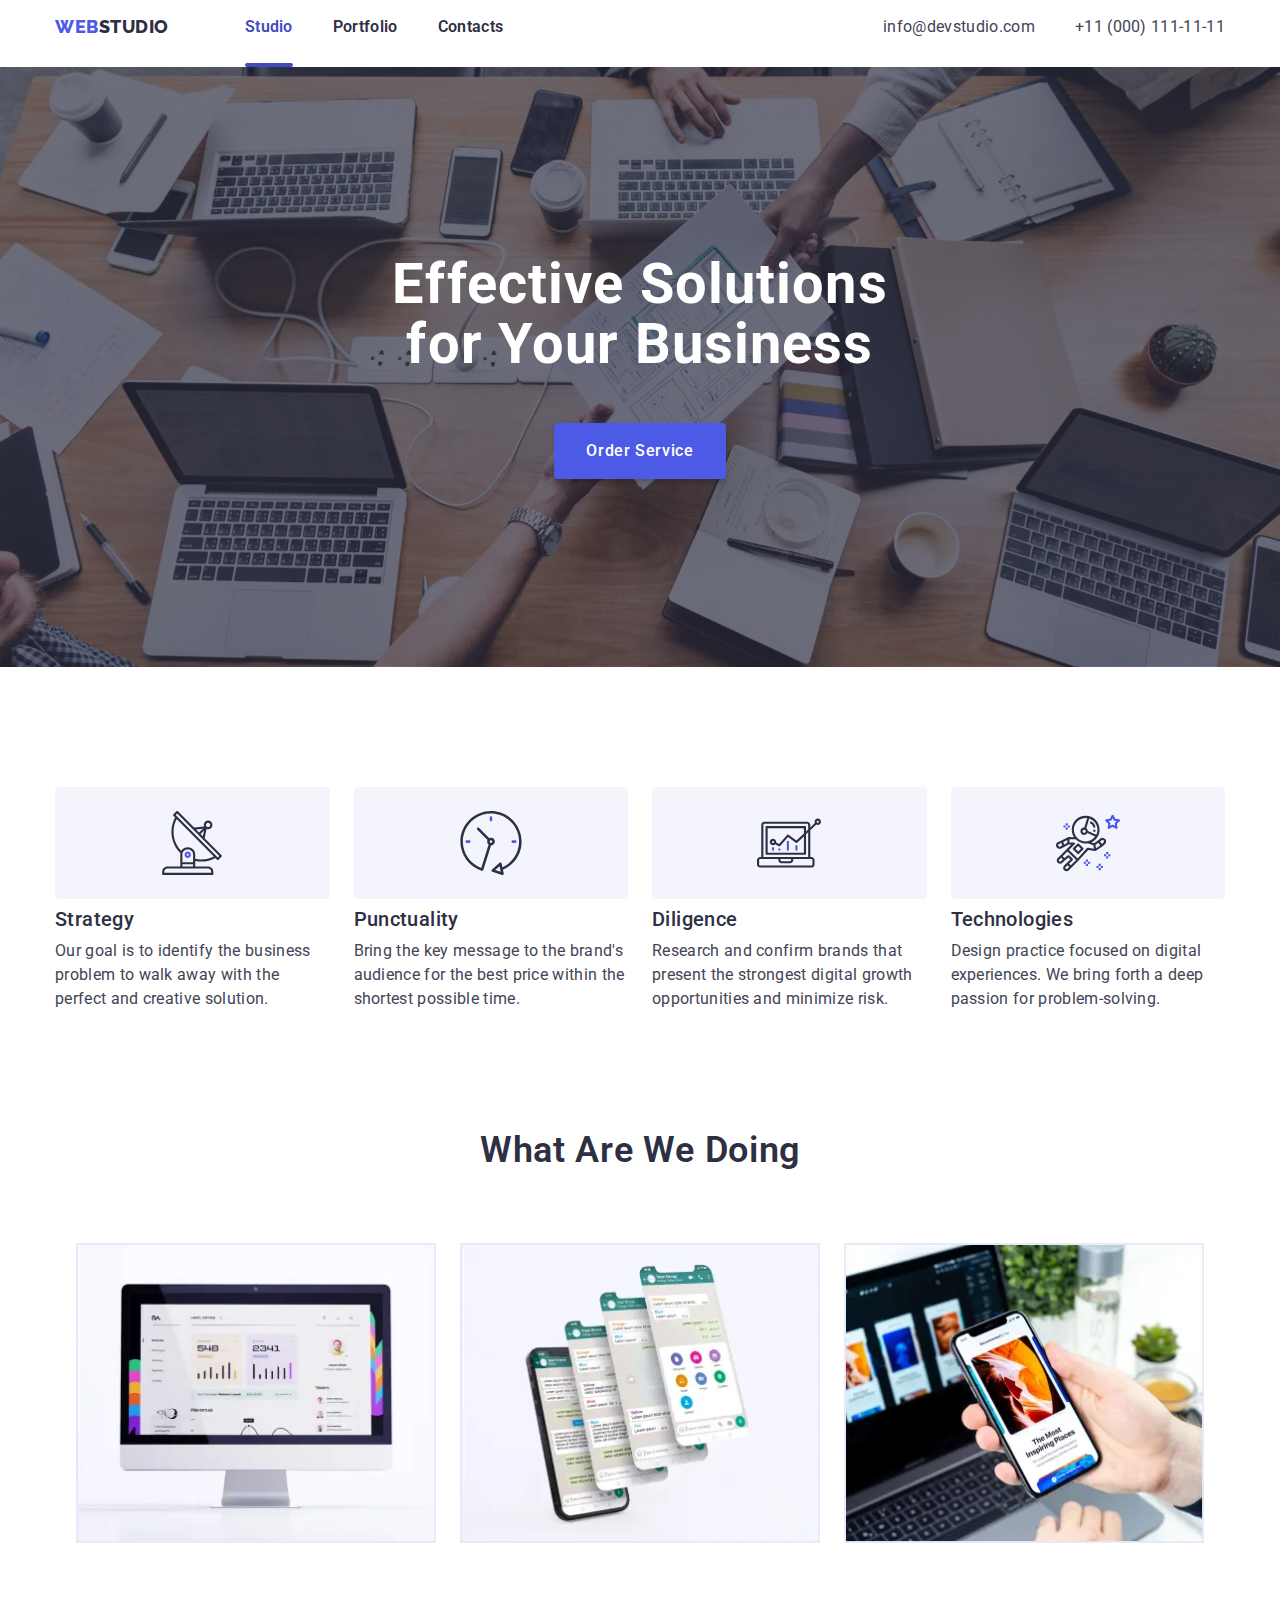
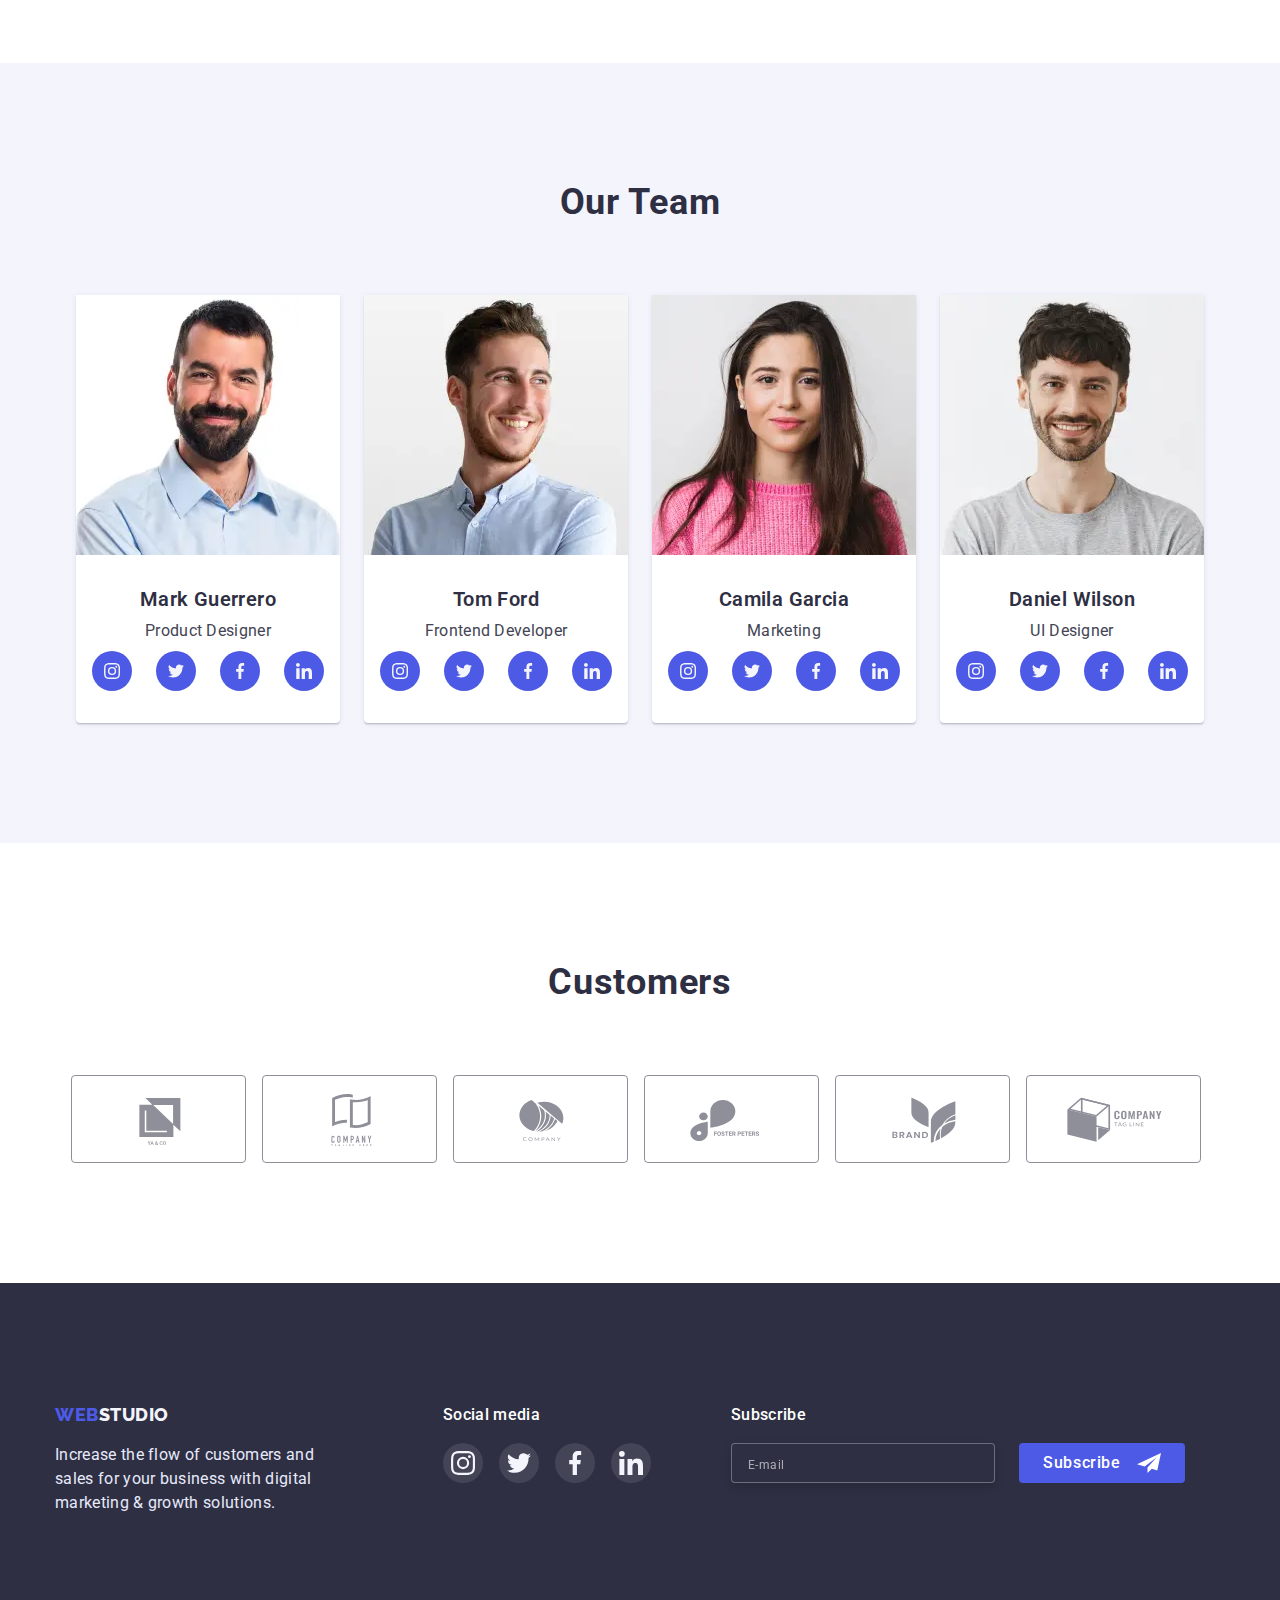
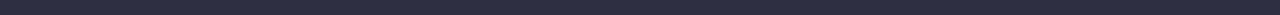
<file: index.html>
<!DOCTYPE html>
<html lang="en">
  <head>
    <meta charset="UTF-8" />
    <meta http-equiv="X-UA-Compatible" content="IE=edge" />
    <meta name="viewport" content="width=device-width, initial-scale=1.0" />
    <title>WebStudio</title>
    <link rel="preconnect" href="https://fonts.googleapis.com" />
    <link rel="preconnect" href="https://fonts.gstatic.com" crossorigin />
    <link
      href="https://fonts.googleapis.com/css2?family=Raleway:wght@700&family=Roboto:wght@400;500;700;900&display=swap"
      rel="stylesheet"
    />
    <link
      rel="stylesheet"
      href="https://cdnjs.cloudflare.com/ajax/libs/modern-normalize/1.0.0/modern-normalize.min.css"
    />
    <link rel="stylesheet" href="./css/styles.css" />
  </head>
  <body>
    <header class="header">
      <div class="container">
        <a href="./index.html" class="logo logo--margin">
          <span class="logo--blue">WEB</span>
          <span class="logo--black">STUDIO</span>
        </a>
        <nav class="header-nav">
          <ul class="header-nav-list">
            <li class="header-nav-item">
              <a href="./index.html" class="header-nav-link header-active-link">Studio</a>
            </li>
            <li class="header-nav-item">
              <a href="./portfolio.html" class="header-nav-link">Portfolio</a>
            </li>
            <li class="header-nav-item"><a href="" class="header-nav-link">Contacts</a></li>
          </ul>
        </nav>
        <ul class="header-contacts-list">
          <li class="header-contacts-item">
            <a href="mailto:info@devstudio.com" class="header-contacts-link">info@devstudio.com</a>
          </li>
          <li class="header-contacts-item">
            <a href="tel:+110001111111" class="header-contacts-link">+11 (000) 111-11-11</a>
          </li>
        </ul>
        <button type="button" class="menu-btn" data-menu-open>
          <svg class="menu-icon-open" width="40" height="40">
            <use href="./images/icons.svg#icon-menu-btn"></use>
          </svg>
        </button>
        <div class="menu is-hidden" data-menu>
          <div class="container">
            <button type="button" class="menu-btn-close" data-menu-close>
              <svg class="menu-close-icon" width="8" height="8">
                <use href="./images/icons.svg#icon-close-black"></use>
              </svg>
            </button>
            <div class="menu-top">
              <nav class="menu-nav">
                <ul class="menu-nav-list">
                  <li class="menu-nav-item">
                    <a href="./index.html" class="menu-nav-link menu-selected-page">Studio</a>
                  </li>
                  <li class="menu-nav-item">
                    <a href="./portfolio.html" class="menu-nav-link">Portfolio</a>
                  </li>
                  <li class="menu-nav-item">
                    <a href="" class="menu-nav-link">Contacts</a>
                  </li>
                </ul>
              </nav>
            </div>
            <div class="menu-bottom">
              <ul class="menu-contact-list">
                <li class="menu-contact-item tel">
                  <a href="tel:+110001111111" class="menu-contact-tel">+11 (000) 111-11-11</a>
                </li>
                <li class="menu-contact-item mail">
                  <a href="mailto:+380961111111" class="menu-contact-mail">info@devstudio.com</a>
                </li>
              </ul>
              <ul class="menu-icon-list">
                <li class="menu-icon-item">
                  <a href="https://www.instagram.com/" target="_blank" class="menu-icon-link">
                    <svg class="menu-icon" width="24px" height="24px">
                      <use href="./images/icons.svg#icon-instagram"></use>
                    </svg>
                  </a>
                </li>
                <li class="menu-icon-item">
                  <a href="https://twitter.com/" target="_blank" class="menu-icon-link">
                    <svg class="menu-icon" width="24px" height="24px">
                      <use href="./images/icons.svg#icon-twitter"></use>
                    </svg>
                  </a>
                </li>
                <li class="menu-icon-item">
                  <a href="https://www.facebook.com/" target="_blank" class="menu-icon-link">
                    <svg class="menu-icon" width="24px" height="24px">
                      <use href="./images/icons.svg#icon-facebook"></use>
                    </svg>
                  </a>
                </li>
                <li class="menu-icon-item">
                  <a href="https://www.linkedin.com/" target="_blank" class="menu-icon-link">
                    <svg class="menu-icon" width="24px" height="24px">
                      <use href="./images/icons.svg#icon-linkedin"></use>
                    </svg>
                  </a>
                </li>
              </ul>
            </div>
          </div>
        </div>
      </div>
    </header>
    <main class="main">
      <section class="hero section">
        <div class="container">
          <h1 class="hero-title">
            Effective Solutions <br />
            for Your Business
          </h1>
          <button type="button" class="hero-btn" data-modal-open>Order Service</button>
        </div>
      </section>
      <section class="quality section">
        <div class="container">
          <ul class="quality-list">
            <li class="quality-item">
              <div class="quality-icon-content">
                <svg class="quality-icon" width="64px" height="64px">
                  <use href="./images/icons.svg#icon-antenna"></use>
                </svg>
              </div>
              <h3 class="quality-title">Strategy</h3>
              <p class="quality-text">
                Our goal is to identify the business problem to walk away with the perfect and
                creative solution.
              </p>
            </li>
            <li class="quality-item">
              <div class="quality-icon-content">
                <svg class="quality-icon" width="64px" height="64px">
                  <use href="./images/icons.svg#icon-clock"></use>
                </svg>
              </div>
              <h3 class="quality-title">Punctuality</h3>
              <p class="quality-text">
                Bring the key message to the brand's audience for the best price within the shortest
                possible time.
              </p>
            </li>
            <li class="quality-item">
              <div class="quality-icon-content">
                <svg class="quality-icon" width="64px" height="64px">
                  <use href="./images/icons.svg#icon-diagram"></use>
                </svg>
              </div>
              <h3 class="quality-title">Diligence</h3>
              <p class="quality-text">
                Research and confirm brands that present the strongest digital growth opportunities
                and minimize risk.
              </p>
            </li>
            <li class="quality-item">
              <div class="quality-icon-content">
                <svg class="quality-icon" width="64px" height="64px">
                  <use href="./images/icons.svg#icon-astronaut"></use>
                </svg>
              </div>
              <h3 class="quality-title">Technologies</h3>
              <p class="quality-text">
                Design practice focused on digital experiences. We bring forth a deep passion for
                problem-solving.
              </p>
            </li>
          </ul>
        </div>
      </section>
      <section class="examples section">
        <div class="container">
          <h2 class="examples-title">What Are We Doing</h2>
          <ul class="examples-list">
            <li class="examples-item">
              <img
                srcset="./images/imgmac.webp 1x, ./images/imgmac@2x.webp 2x"
                src="./images/imgmac.webp"
                alt="Imac"
                width="360"
                class="examples-img"
              />
            </li>
            <li class="examples-item">
              <img
                srcset="./images/imgIphone.webp 1x, ./images/imgIphone@2x.webp 2x"
                src="./images/imgIphone.webp"
                alt="Iphone"
                width="360"
                class="examples-img"
              />
            </li>
            <li class="examples-item">
              <img
                srcset="./images/imgIphoneinhand.webp 1x, ./images/imgIphoneinhand@2x.webp 2x"
                src="./images/imgIphoneinhand.webp"
                alt="Iphone in hand"
                width="360"
                class="examples-img"
              />
            </li>
          </ul>
        </div>
      </section>
      <section class="team section">
        <div class="container">
          <h2 class="team-title">Our Team</h2>
          <ul class="team-list">
            <li class="team-item">
              <img
                srcset="./images/imgmark.webp 1x, ./images/imgmark@2x.webp 2x"
                src="./images/imgmark.webp"
                alt="Mark Guerrero"
                width="264"
                class="team-img"
              />
              <div class="team-cards-content">
                <h3 class="team-members">Mark Guerrero</h3>
                <p class="team-position">Product Designer</p>
                <ul class="team-cards-list">
                  <li class="team-cards-item">
                    <a href="https://www.instagram.com/" target="_blank" class="team-cards-link">
                      <svg class="team-cards-icon" width="16px" height="16px">
                        <use href="./images/icons.svg#icon-instagram"></use>
                      </svg>
                    </a>
                  </li>
                  <li class="team-cards-item">
                    <a href="https://twitter.com/" target="_blank" class="team-cards-link">
                      <svg class="team-cards-icon" width="16px" height="16px">
                        <use href="./images/icons.svg#icon-twitter"></use>
                      </svg>
                    </a>
                  </li>
                  <li class="team-cards-item">
                    <a href="https://www.facebook.com/" target="_blank" class="team-cards-link">
                      <svg class="team-cards-icon" width="16px" height="16px">
                        <use href="./images/icons.svg#icon-facebook"></use>
                      </svg>
                    </a>
                  </li>
                  <li class="team-cards-item">
                    <a href="https://www.linkedin.com/" target="_blank" class="team-cards-link">
                      <svg class="team-cards-icon" width="16px" height="16px">
                        <use href="./images/icons.svg#icon-linkedin"></use>
                      </svg>
                    </a>
                  </li>
                </ul>
              </div>
            </li>
            <li class="team-item">
              <img
                srcset="./images/imgtom.webp 1x, ./images/imgtom@2x.webp 2x"
                src="./images/imgtom.webp"
                alt="Tom Ford"
                width="264"
                class="team-img"
              />
              <div class="team-cards-content">
                <h3 class="team-members">Tom Ford</h3>
                <p class="team-position">Frontend Developer</p>
                <ul class="team-cards-list">
                  <li class="team-cards-item">
                    <a href="https://www.instagram.com/" target="_blank" class="team-cards-link">
                      <svg class="team-cards-icon" width="16px" height="16px">
                        <use href="./images/icons.svg#icon-instagram"></use>
                      </svg>
                    </a>
                  </li>
                  <li class="team-cards-item">
                    <a href="https://twitter.com/" target="_blank" class="team-cards-link">
                      <svg class="team-cards-icon" width="16px" height="16px">
                        <use href="./images/icons.svg#icon-twitter"></use>
                      </svg>
                    </a>
                  </li>
                  <li class="team-cards-item">
                    <a href="https://www.facebook.com/" target="_blank" class="team-cards-link">
                      <svg class="team-cards-icon" width="16px" height="16px">
                        <use href="./images/icons.svg#icon-facebook"></use>
                      </svg>
                    </a>
                  </li>
                  <li class="team-cards-item">
                    <a href="https://www.linkedin.com/" target="_blank" class="team-cards-link">
                      <svg class="team-cards-icon" width="16px" height="16px">
                        <use href="./images/icons.svg#icon-linkedin"></use>
                      </svg>
                    </a>
                  </li>
                </ul>
              </div>
            </li>
            <li class="team-item">
              <img
                srcset="./images/imgcamila.webp 1x, ./images/imgcamila@2x.webp 2x"
                src="./images/imgcamila.webp"
                alt="Camila Garcia"
                width="264"
                class="team-img"
              />
              <div class="team-cards-content">
                <h3 class="team-members">Camila Garcia</h3>
                <p class="team-position">Marketing</p>
                <ul class="team-cards-list">
                  <li class="team-cards-item">
                    <a href="https://www.instagram.com/" target="_blank" class="team-cards-link">
                      <svg class="team-cards-icon" width="16px" height="16px">
                        <use href="./images/icons.svg#icon-instagram"></use>
                      </svg>
                    </a>
                  </li>
                  <li class="team-cards-item">
                    <a href="https://twitter.com/" target="_blank" class="team-cards-link">
                      <svg class="team-cards-icon" width="16px" height="16px">
                        <use href="./images/icons.svg#icon-twitter"></use>
                      </svg>
                    </a>
                  </li>
                  <li class="team-cards-item">
                    <a href="https://www.facebook.com/" target="_blank" class="team-cards-link">
                      <svg class="team-cards-icon" width="16px" height="16px">
                        <use href="./images/icons.svg#icon-facebook"></use>
                      </svg>
                    </a>
                  </li>
                  <li class="team-cards-item">
                    <a href="https://www.linkedin.com/" target="_blank" class="team-cards-link">
                      <svg class="team-cards-icon" width="16px" height="16px">
                        <use href="./images/icons.svg#icon-linkedin"></use>
                      </svg>
                    </a>
                  </li>
                </ul>
              </div>
            </li>
            <li class="team-item">
              <img
                srcset="./images/imgdaniel.webp 1x, ./images/imgdaniel@2x.webp 2x"
                src="./images/imgdaniel.webp"
                alt="Daniel Wilson"
                width="264"
                class="team-img"
              />
              <div class="team-cards-content">
                <h3 class="team-members">Daniel Wilson</h3>
                <p class="team-position">UI Designer</p>
                <ul class="team-cards-list">
                  <li class="team-cards-item">
                    <a href="https://www.instagram.com/" target="_blank" class="team-cards-link">
                      <svg class="team-cards-icon" width="16px" height="16px">
                        <use href="./images/icons.svg#icon-instagram"></use>
                      </svg>
                    </a>
                  </li>
                  <li class="team-cards-item">
                    <a href="https://twitter.com/" target="_blank" class="team-cards-link">
                      <svg class="team-cards-icon" width="16px" height="16px">
                        <use href="./images/icons.svg#icon-twitter"></use>
                      </svg>
                    </a>
                  </li>
                  <li class="team-cards-item">
                    <a href="https://www.facebook.com/" target="_blank" class="team-cards-link">
                      <svg class="team-cards-icon" width="16px" height="16px">
                        <use href="./images/icons.svg#icon-facebook"></use>
                      </svg>
                    </a>
                  </li>
                  <li class="team-cards-item">
                    <a href="https://www.linkedin.com/" target="_blank" class="team-cards-link">
                      <svg class="team-cards-icon" width="16px" height="16px">
                        <use href="./images/icons.svg#icon-linkedin"></use>
                      </svg>
                    </a>
                  </li>
                </ul>
              </div>
            </li>
          </ul>
        </div>
      </section>
      <section class="customers section">
        <div class="container">
          <h2 class="customers-title">Customers</h2>
          <ul class="customers-list">
            <li class="customers-item">
              <a href="" class="customers-link">
                <svg class="customers-icon" width="104px" height="56px">
                  <use href="./images/icons.svg#icon-yago"></use>
                </svg>
              </a>
            </li>
            <li class="customers-item">
              <a href="" class="customers-link">
                <svg class="customers-icon" width="104px" height="56px">
                  <use href="./images/icons.svg#icon-taglinehere"></use>
                </svg>
              </a>
            </li>
            <li class="customers-item">
              <a href="" class="customers-link">
                <svg class="customers-icon" width="104px" height="56px">
                  <use href="./images/icons.svg#icon-company"></use>
                </svg>
              </a>
            </li>
            <li class="customers-item">
              <a href="" class="customers-link">
                <svg class="customers-icon" width="104px" height="56px">
                  <use href="./images/icons.svg#icon-fosterpeters"></use>
                </svg>
              </a>
            </li>
            <li class="customers-item">
              <a href="" class="customers-link">
                <svg class="customers-icon" width="104px" height="56px">
                  <use href="./images/icons.svg#icon-brand"></use>
                </svg>
              </a>
            </li>
            <li class="customers-item">
              <a href="" class="customers-link">
                <svg class="customers-icon" width="104px" height="56px">
                  <use href="./images/icons.svg#icon-taglinecompany"></use>
                </svg>
              </a>
            </li>
          </ul>
        </div>
      </section>
    </main>
    <footer class="footer">
      <div class="container">
        <div class="footer-logo-content">
          <a href="./index.html" class="logo">
            <span class="logo--blue">WEB</span>
            <span class="logo--white">STUDIO</span>
          </a>
          <p class="footer-logo-text">
            Increase the flow of customers and sales for your business with digital marketing &
            growth solutions.
          </p>
        </div>
        <div class="footer-icon-content">
          <h2 class="footer-icon-title">Social media</h2>
          <ul class="footer-icon-list">
            <li class="footer-icon-item">
              <a href="https://www.instagram.com/" target="_blank" class="footer-icon-link">
                <svg class="footer-icon" width="24px" height="24px">
                  <use href="./images/icons.svg#icon-instagram"></use>
                </svg>
              </a>
            </li>
            <li class="footer-icon-item">
              <a href="https://twitter.com/" target="_blank" class="footer-icon-link">
                <svg class="footer-icon" width="24px" height="24px">
                  <use href="./images/icons.svg#icon-twitter"></use>
                </svg>
              </a>
            </li>
            <li class="footer-icon-item">
              <a href="https://www.facebook.com/" target="_blank" class="footer-icon-link">
                <svg class="footer-icon" width="24px" height="24px">
                  <use href="./images/icons.svg#icon-facebook"></use>
                </svg>
              </a>
            </li>
            <li class="footer-icon-item">
              <a href="https://www.linkedin.com/" target="_blank" class="footer-icon-link">
                <svg class="footer-icon" width="24px" height="24px">
                  <use href="./images/icons.svg#icon-linkedin"></use>
                </svg>
              </a>
            </li>
          </ul>
        </div>
        <div class="footer-form-content">
          <h2 class="footer-form-title">Subscribe</h2>
          <form class="footer-form" autocomplete="off">
            <input
              type="email"
              name="email"
              placeholder="E-mail"
              class="footer-form-field"
              required
            />
            <button type="submit" class="footer-form-btn">
              Subscribe
              <svg class="footer-form-icon" width="24px" height="24px">
                <use href="./images/icons.svg#icon-send"></use>
              </svg>
            </button>
          </form>
        </div>
      </div>
    </footer>
    <div class="backdrop is-hidden" data-modal>
      <div class="modal">
        <button class="modal-close-btn" data-modal-close>
          <svg class="modal-close-icon" width="8px" height="8px">
            <use href="./images/icons.svg#icon-close-black"></use>
          </svg>
        </button>
        <h2 class="modal-title">Leave your contacts and we will call you back</h2>
        <form class="modal-form" autocomplete="off">
          <div class="modal-form-field">
            <label class="form-label" for="name">Name</label>
            <div class="input-wrap">
              <input class="form-input" type="text" name="name" id="name" required />
              <svg class="form-icon" width="18px" height="18px">
                <use href="./images/icons.svg#icon-person"></use>
              </svg>
            </div>
          </div>
          <div class="modal-form-field">
            <label class="form-label" for="phone">Phone</label>
            <div class="input-wrap">
              <input class="form-input" type="tel" name="phone" id="phone" required />
              <svg class="form-icon" width="18px" height="24px">
                <use href="./images/icons.svg#icon-phone"></use>
              </svg>
            </div>
          </div>
          <div class="modal-form-field">
            <label class="form-label" for="email">Email</label>
            <div class="input-wrap">
              <input class="form-input" type="email" name="email" id="email" required />
              <svg class="form-icon" width="18px" height="24px">
                <use href="./images/icons.svg#icon-email"></use>
              </svg>
            </div>
          </div>
          <div class="modal-form-field">
            <label class="form-label" for="comment">Comment</label>
            <textarea
              class="form-textarea"
              name="comment"
              id="comment"
              placeholder="Text input"
            ></textarea>
          </div>
          <div class="modal-form-field privacy">
            <label class="form-label" for="accept">
              <input class="form-checkbox" type="checkbox" name="accept" id="accept" required />
              <span class="checkbox-icon"></span>
              I accept the terms and conditions of the&nbsp;
              <a href="" class="modal-form-privacy">Privacy Policy</a>
            </label>
          </div>
          <button type="submit" class="modal-form-btn">Send</button>
        </form>
      </div>
    </div>
    <script src="./js/modal.js"></script>
    <script src="./js/mobile-menu.js"></script>
  </body>
</html>
</file>
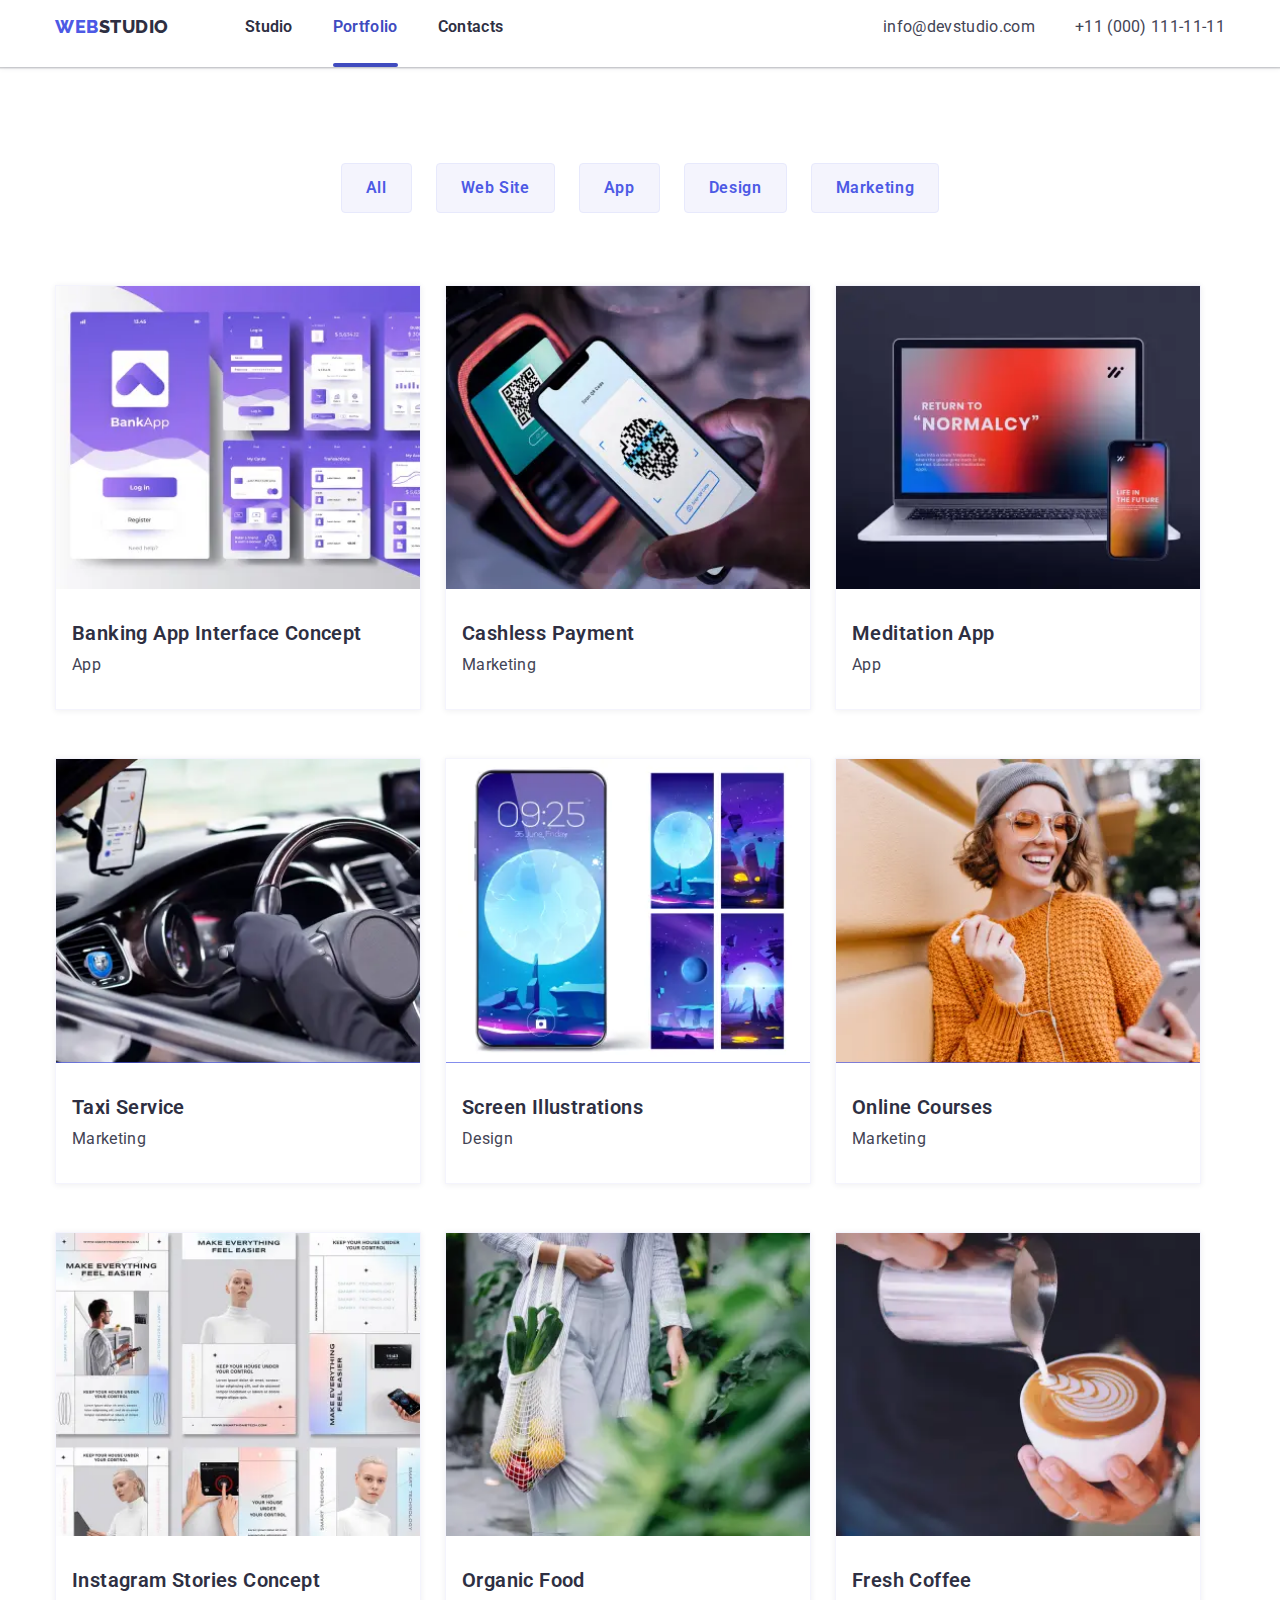
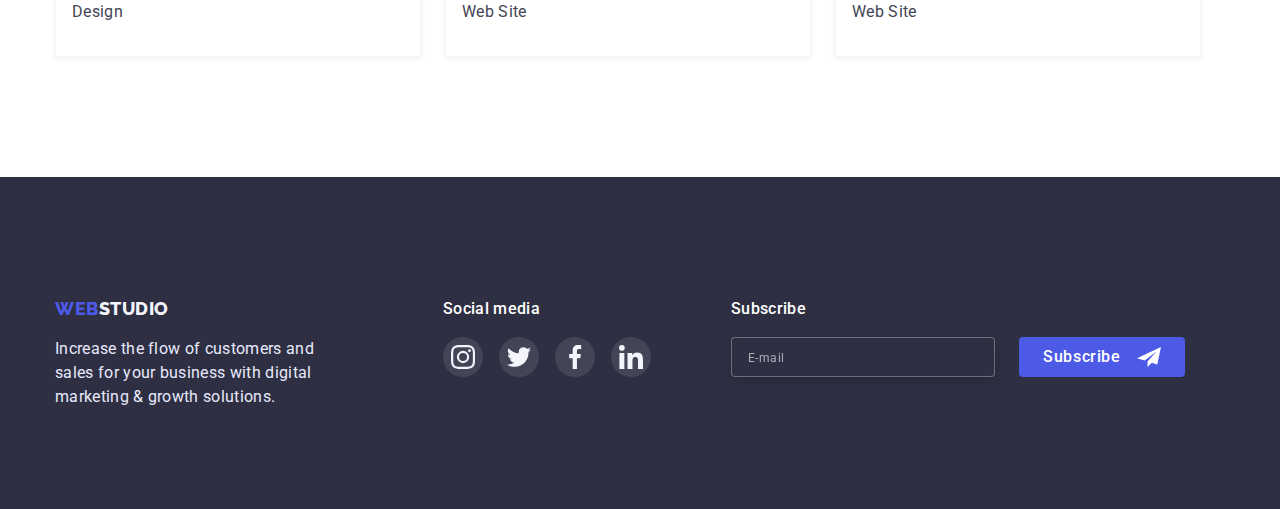
<file: portfolio.html>
<!DOCTYPE html>
<html lang="en">
  <head>
    <meta charset="UTF-8" />
    <meta http-equiv="X-UA-Compatible" content="IE=edge" />
    <meta name="viewport" content="width=device-width, initial-scale=1.0" />
    <title>Portfolio</title>
    <link rel="preconnect" href="https://fonts.googleapis.com" />
    <link rel="preconnect" href="https://fonts.gstatic.com" crossorigin />
    <link
      href="https://fonts.googleapis.com/css2?family=Raleway:wght@700&family=Roboto:wght@400;500;700;900&display=swap"
      rel="stylesheet"
    />
    <link
      rel="stylesheet"
      href="https://cdnjs.cloudflare.com/ajax/libs/modern-normalize/1.0.0/modern-normalize.min.css"
    />
    <link rel="stylesheet" href="./css/styles.css" />
  </head>
  <body>
    <header class="header">
      <div class="container">
        <a href="./index.html" class="logo logo--margin">
          <span class="logo--blue">WEB</span>
          <span class="logo--black">STUDIO</span>
        </a>
        <nav class="header-nav">
          <ul class="header-nav-list">
            <li class="header-nav-item">
              <a href="./index.html" class="header-nav-link">Studio</a>
            </li>
            <li class="header-nav-item">
              <a href="./portfolio.html" class="header-nav-link header-active-link">Portfolio</a>
            </li>
            <li class="header-nav-item"><a href="" class="header-nav-link">Contacts</a></li>
          </ul>
        </nav>
        <ul class="header-contacts-list">
          <li class="header-contacts-item">
            <a href="mailto:info@devstudio.com" class="header-contacts-link">info@devstudio.com</a>
          </li>
          <li class="header-contacts-item">
            <a href="tel:+110001111111" class="header-contacts-link">+11 (000) 111-11-11</a>
          </li>
        </ul>
        <button type="button" class="menu-btn" data-menu-open>
          <svg class="menu-icon-open" width="40" height="40">
            <use href="./images/icons.svg#icon-menu-btn"></use>
          </svg>
        </button>
        <div class="menu is-hidden" data-menu>
          <div class="container">
            <button type="button" class="menu-btn-close" data-menu-close>
              <svg class="menu-close-icon" width="8" height="8">
                <use href="./images/icons.svg#icon-close-black"></use>
              </svg>
            </button>
            <div class="menu-top">
              <nav class="menu-nav">
                <ul class="menu-nav-list">
                  <li class="menu-nav-item">
                    <a href="./index.html" class="menu-nav-link">Studio</a>
                  </li>
                  <li class="menu-nav-item">
                    <a href="./portfolio.html" class="menu-nav-link menu-selected-page"
                      >Portfolio</a
                    >
                  </li>
                  <li class="menu-nav-item">
                    <a href="" class="menu-nav-link">Contacts</a>
                  </li>
                </ul>
              </nav>
            </div>
            <div class="menu-bottom">
              <ul class="menu-contact-list">
                <li class="menu-contact-item tel">
                  <a href="tel:+110001111111" class="menu-contact-tel">+11 (000) 111-11-11</a>
                </li>
                <li class="menu-contact-item mail">
                  <a href="mailto:+380961111111" class="menu-contact-mail">info@devstudio.com</a>
                </li>
              </ul>
              <ul class="menu-icon-list">
                <li class="menu-icon-item">
                  <a href="https://www.instagram.com/" target="_blank" class="menu-icon-link">
                    <svg class="menu-icon" width="24px" height="24px">
                      <use href="./images/icons.svg#icon-instagram"></use>
                    </svg>
                  </a>
                </li>
                <li class="menu-icon-item">
                  <a href="https://twitter.com/" target="_blank" class="menu-icon-link">
                    <svg class="menu-icon" width="24px" height="24px">
                      <use href="./images/icons.svg#icon-twitter"></use>
                    </svg>
                  </a>
                </li>
                <li class="menu-icon-item">
                  <a href="https://www.facebook.com/" target="_blank" class="menu-icon-link">
                    <svg class="menu-icon" width="24px" height="24px">
                      <use href="./images/icons.svg#icon-facebook"></use>
                    </svg>
                  </a>
                </li>
                <li class="menu-icon-item">
                  <a href="https://www.linkedin.com/" target="_blank" class="menu-icon-link">
                    <svg class="menu-icon" width="24px" height="24px">
                      <use href="./images/icons.svg#icon-linkedin"></use>
                    </svg>
                  </a>
                </li>
              </ul>
            </div>
          </div>
        </div>
      </div>
    </header>
    <main class="main">
      <section class="portfolio section">
        <div class="container">
          <h1 class="visually-hidden">Filter menu and cards</h1>
          <ul class="portfolio-filters-list">
            <li class="portfolio-filter-item">
              <button type="button" class="portfolio-btn">All</button>
            </li>
            <li class="portfolio-filter-item">
              <button type="button" class="portfolio-btn">Web Site</button>
            </li>
            <li class="portfolio-filter-item">
              <button type="button" class="portfolio-btn">App</button>
            </li>
            <li class="portfolio-filter-item">
              <button type="button" class="portfolio-btn">Design</button>
            </li>
            <li class="portfolio-filter-item">
              <button type="button" class="portfolio-btn">Marketing</button>
            </li>
          </ul>
          <ul class="portfolio-products-list">
            <li class="portfolio-products-item">
              <a href="" class="portfolio-products-link"
                ><div class="cards-animation">
                  <img
                    srcset="./images/imgbankapp.webp 1x, ./images/imgbankapp@2x.webp 2x"
                    src="./images/imgbankapp.webp"
                    alt="BankApp"
                    width="360"
                    class="portfolio-img"
                  />
                  <p class="cards-animation-text">
                    14 Stylish and User-Friendly App Design Concepts · Task Manager App · Calorie
                    Tracker App · Exotic Fruit Ecommerce App · Cloud Storage App
                  </p>
                </div>
                <div class="cards-item">
                  <h3 class="portfolio-products-title">Banking App Interface Concept</h3>
                  <p class="portfolio-products-text">App</p>
                </div>
              </a>
            </li>
            <li class="portfolio-products-item">
              <a href="" class="portfolio-products-link">
                <div class="cards-animation">
                  <img
                    srcset="./images/imgphone.webp 1x, ./images/imgphone@2x.webp 2x"
                    src="./images/imgphone.webp"
                    alt="CashlessPayment"
                    width="360"
                    class="portfolio-img"
                  />
                  <p class="cards-animation-text">
                    14 Stylish and User-Friendly App Design Concepts · Task Manager App · Calorie
                    Tracker App · Exotic Fruit Ecommerce App · Cloud Storage App
                  </p>
                </div>
                <div class="cards-item">
                  <h3 class="portfolio-products-title">Cashless Payment</h3>
                  <p class="portfolio-products-text">Marketing</p>
                </div>
              </a>
            </li>
            <li class="portfolio-products-item">
              <a href="" class="portfolio-products-link">
                <div class="cards-animation">
                  <img
                    srcset="./images/imgmacbook.webp 1x, ./images/imgmacbook@2x.webp 2x"
                    src="./images/imgmacbook.webp"
                    alt="Meditation App"
                    width="360"
                    class="portfolio-img"
                  />
                  <p class="cards-animation-text">
                    14 Stylish and User-Friendly App Design Concepts · Task Manager App · Calorie
                    Tracker App · Exotic Fruit Ecommerce App · Cloud Storage App
                  </p>
                </div>
                <div class="cards-item">
                  <h3 class="portfolio-products-title">Meditation App</h3>
                  <p class="portfolio-products-text">App</p>
                </div>
              </a>
            </li>
            <li class="portfolio-products-item">
              <a href="" class="portfolio-products-link">
                <div class="cards-animation">
                  <img
                    srcset="./images/imgcar.webp 1x, ./images/imgcar@2x.webp 2x"
                    src="./images/imgcar.webp"
                    alt="Taxi Service"
                    width="360"
                    class="portfolio-img"
                  />
                  <p class="cards-animation-text">
                    14 Stylish and User-Friendly App Design Concepts · Task Manager App · Calorie
                    Tracker App · Exotic Fruit Ecommerce App · Cloud Storage App
                  </p>
                </div>
                <div class="cards-item">
                  <h3 class="portfolio-products-title">Taxi Service</h3>
                  <p class="portfolio-products-text">Marketing</p>
                </div>
              </a>
            </li>
            <li class="portfolio-products-item">
              <a href="" class="portfolio-products-link">
                <div class="cards-animation">
                  <img
                    srcset="./images/imgphonescreen.webp 1x, ./images/imgphonescreen@2x.webp 2x"
                    src="./images/imgphonescreen.webp"
                    alt="Screen Illustrations"
                    width="360"
                    class="portfolio-img"
                  />
                  <p class="cards-animation-text">
                    14 Stylish and User-Friendly App Design Concepts · Task Manager App · Calorie
                    Tracker App · Exotic Fruit Ecommerce App · Cloud Storage App
                  </p>
                </div>
                <div class="cards-item">
                  <h3 class="portfolio-products-title">Screen Illustrations</h3>
                  <p class="portfolio-products-text">Design</p>
                </div>
              </a>
            </li>
            <li class="portfolio-products-item">
              <a href="" class="portfolio-products-link">
                <div class="cards-animation">
                  <img
                    srcset="./images/imggirl.webp 1x, ./images/imggirl@2x.webp 2x"
                    src="./images/imggirl.webp"
                    alt="Online Courses"
                    width="360"
                    class="portfolio-img"
                  />
                  <p class="cards-animation-text">
                    14 Stylish and User-Friendly App Design Concepts · Task Manager App · Calorie
                    Tracker App · Exotic Fruit Ecommerce App · Cloud Storage App
                  </p>
                </div>
                <div class="cards-item">
                  <h3 class="portfolio-products-title">Online Courses</h3>
                  <p class="portfolio-products-text">Marketing</p>
                </div>
              </a>
            </li>
            <li class="portfolio-products-item">
              <a href="" class="portfolio-products-link">
                <div class="cards-animation">
                  <img
                    srcset="./images/imginststories.webp 1x, ./images/imginststories@2x.webp 2x"
                    src="./images/imginststories.webp"
                    alt="Instagram Stories"
                    width="360"
                    class="portfolio-img"
                  />
                  <p class="cards-animation-text">
                    14 Stylish and User-Friendly App Design Concepts · Task Manager App · Calorie
                    Tracker App · Exotic Fruit Ecommerce App · Cloud Storage App
                  </p>
                </div>
                <div class="cards-item">
                  <h3 class="portfolio-products-title">Instagram Stories Concept</h3>
                  <p class="portfolio-products-text">Design</p>
                </div>
              </a>
            </li>
            <li class="portfolio-products-item">
              <a href="" class="portfolio-products-link">
                <div class="cards-animation">
                  <img
                    srcset="./images/imgorganicfood.webp 1x, ./images/imgorganicfood@2x.webp 2x"
                    src="./images/imgorganicfood.webp"
                    alt="Organic Food"
                    width="360"
                    class="portfolio-img"
                  />
                  <p class="cards-animation-text">
                    14 Stylish and User-Friendly App Design Concepts · Task Manager App · Calorie
                    Tracker App · Exotic Fruit Ecommerce App · Cloud Storage App
                  </p>
                </div>
                <div class="cards-item">
                  <h3 class="portfolio-products-title">Organic Food</h3>
                  <p class="portfolio-products-text">Web Site</p>
                </div>
              </a>
            </li>
            <li class="portfolio-products-item">
              <a href="" class="portfolio-products-link">
                <div class="cards-animation">
                  <img
                    srcset="./images/imgcoffee.webp 1x, ./images/imgcoffee@2x.webp 2x"
                    src="./images/imgcoffee.webp"
                    alt="Fresh Coffee"
                    width="360"
                    class="portfolio-img"
                  />
                  <p class="cards-animation-text">
                    14 Stylish and User-Friendly App Design Concepts · Task Manager App · Calorie
                    Tracker App · Exotic Fruit Ecommerce App · Cloud Storage App
                  </p>
                </div>
                <div class="cards-item">
                  <h3 class="portfolio-products-title">Fresh Coffee</h3>
                  <p class="portfolio-products-text">Web Site</p>
                </div>
              </a>
            </li>
          </ul>
        </div>
      </section>
    </main>
    <footer class="footer">
      <div class="container">
        <div class="footer-logo-content">
          <a href="./portfolio.html" class="logo">
            <span class="logo--blue">WEB</span>
            <span class="logo--white">STUDIO</span>
          </a>
          <p class="footer-logo-text">
            Increase the flow of customers and sales for your business with digital marketing &
            growth solutions.
          </p>
        </div>
        <div class="footer-icon-content">
          <h2 class="footer-icon-title">Social media</h2>
          <ul class="footer-icon-list">
            <li class="footer-icon-item">
              <a href="https://www.instagram.com/" target="_blank" class="footer-icon-link">
                <svg class="footer-icon" width="24px" height="24px">
                  <use href="./images/icons.svg#icon-instagram"></use>
                </svg>
              </a>
            </li>
            <li class="footer-icon-item">
              <a href="https://twitter.com/" target="_blank" class="footer-icon-link">
                <svg class="footer-icon" width="24px" height="24px">
                  <use href="./images/icons.svg#icon-twitter"></use>
                </svg>
              </a>
            </li>
            <li class="footer-icon-item">
              <a href="https://www.facebook.com/" target="_blank" class="footer-icon-link">
                <svg class="footer-icon" width="24px" height="24px">
                  <use href="./images/icons.svg#icon-facebook"></use>
                </svg>
              </a>
            </li>
            <li class="footer-icon-item">
              <a href="https://www.linkedin.com/" target="_blank" class="footer-icon-link">
                <svg class="footer-icon" width="24px" height="24px">
                  <use href="./images/icons.svg#icon-linkedin"></use>
                </svg>
              </a>
            </li>
          </ul>
        </div>
        <div class="footer-form-content">
          <h2 class="footer-form-title">Subscribe</h2>
          <form class="footer-form" autocomplete="off">
            <input
              type="email"
              name="email"
              placeholder="E-mail"
              class="footer-form-field"
              required
            />
            <button type="submit" class="footer-form-btn">
              Subscribe
              <svg class="footer-form-icon" width="24px" height="24px">
                <use href="./images/icons.svg#icon-send"></use>
              </svg>
            </button>
          </form>
        </div>
      </div>
    </footer>
    <script src="./js/mobile-menu.js"></script>
  </body>
</html>
</file>
<file: css/styles.css>
html {
  box-sizing: border-box;
}
*,
*::before,
*::after {
  box-sizing: inherit;
}
body {
  font-family: 'Roboto', sans-serif;
  background-color: #ffffff;
}
h1,
h2,
h3,
h4,
h5,
h6,
p {
  margin: 0;
}
a {
  text-decoration: none;
}
ul,
ol {
  padding: 0;
  margin: 0;
  list-style: none;
}
img {
  display: block;
  max-width: 100%;
  height: auto;
}
:root {
  --joint-logo-color: #4d5ae5;
  --header-logo-color: #2e2f42;
  --btn-color: #4d5ae5;
  --footer-logo-color: #f4f4fd;
  --title-text-color: #2e2f42;
  --background-btn-color: #f4f4fd;
  --side-text-color: #434455;
  --active-link-color: #404bbf;
  --logo-font: 'Raleway', sans-serif;
  --transition-duration: 250ms;
  --transition-timing-function: cubic-bezier(0.4, 0, 0.2, 1);
}
.container {
  margin-left: auto;
  margin-right: auto;
  padding-left: 15px;
  padding-right: 15px;
}
@media screen and (min-width: 480px) {
  .container {
    width: 480px;
  }
}
@media screen and (min-width: 768px) {
  .container {
    width: 768px;
  }
}
@media screen and (min-width: 1200px) {
  .container {
    width: 1200px;
  }
}
.visually-hidden {
  position: absolute;
  width: 1px;
  height: 1px;
  margin: -1px;
  border: 0;
  padding: 0;
  white-space: nowrap;
  clip-path: inset(100%);
  clip: rect(0 0 0 0);
  overflow: hidden;
}
.header {
  padding-top: 15px;
  padding-bottom: 15px;
  box-shadow: 0px 2px 1px rgba(46, 47, 66, 0.08), 0px 1px 1px rgba(46, 47, 66, 0.16),
    0px 1px 6px rgba(46, 47, 66, 0.08);
}
@media screen and (min-width: 768px) {
  .header {
    padding-bottom: 14px;
  }
}
@media screen and (min-width: 1200px) {
  .header {
    padding-bottom: 28px;
  }
}
.header .container {
  display: flex;
  align-items: center;
}
.logo {
  display: inline-flex;
  font-family: var(--logo-font);
  font-weight: 800;
  font-size: 18px;
  line-height: 1.16;
  letter-spacing: 0.03em;
}
@media screen and (min-width: 768px) {
  .logo {
    line-height: 1.33;
  }
}
.logo--blue {
  color: var(--joint-logo-color);
}
.logo--white {
  color: var(--footer-logo-color);
}
.logo--black {
  color: var(--header-logo-color);
}
.logo--margin {
  margin-right: auto;
}
@media screen and (min-width: 768px) {
  .logo--margin {
    margin-right: 123px;
  }
}
@media screen and (min-width: 1200px) {
  .logo--margin {
    margin-right: 76px;
  }
}
.menu-btn {
  display: flex;
  align-items: center;
  justify-content: center;
  margin: 0;
  padding: 0;
  background-color: transparent;
  cursor: pointer;
  border: none;
  outline: none;
}
.menu-btn:hover,
.menu-btn:focus {
  fill: var(--btn-color);
}
@media screen and (min-width: 768px) {
  .menu-btn {
    display: none;
  }
}
.header-nav-list {
  display: none;
}
@media screen and (min-width: 768px) {
  .header-nav-list {
    display: flex;
  }
}
.header-nav-item {
  margin-right: 40px;
}
.header-na-item:last-child {
  margin-right: 0;
}
.header-nav-link {
  display: block;
  color: var(--title-text-color);
  font-weight: 600;
  font-size: 16px;
  line-height: 1.5;
  letter-spacing: 0.02em;
  transition-property: color;
  transition-duration: var(--transition-duration);
  transition-timing-function: var(--transition-timing-function);
}
.header-nav-link:hover,
.header-nav-link:focus {
  color: var(--active-link-color);
}
.header-active-link {
  color: var(--active-link-color);
  position: relative;
}
.header-active-link::after {
  content: '';
  background-color: var(--active-link-color);
  height: 4px;
  width: 100%;
  border-radius: 2px;
  display: block;
  position: absolute;
  margin-top: 24px;
}
.header-contacts-list {
  display: none;
  margin-left: auto;
}
@media screen and (min-width: 768px) {
  .header-contacts-list {
    display: block;
  }
  .header-contacts-item:not(:last-child) {
    margin-bottom: 4px;
  }
}
@media screen and (min-width: 1200px) {
  .header-contacts-list {
    display: flex;
  }
  .header-contacts-item {
    display: flex;
    align-items: center;
  }
  .header-contacts-item:not(:last-child) {
    margin-right: 40px;
    margin-bottom: 0;
  }
}
.header-contacts-link {
  display: block;
  color: var(--side-text-color);
  font-size: 16px;
  line-height: 1.5;
  letter-spacing: 0.02em;
  transition-property: color;
  transition-duration: var(--transition-duration);
  transition-timing-function: var(--transition-timing-function);
}
.header-contacts-link:hover,
.header-contacts-link:focus {
  color: var(--active-link-color);
}
.menu {
  position: fixed;
  top: 0;
  left: 0;
  background-color: #fff;
  width: 100vw;
  height: 100vh;
  padding: 80px 0px 40px 40px;
  opacity: 1;
  z-index: 2;
  transition-property: opacity;
  transition-duration: var(--transition-duration);
  transition-timing-function: var(--transition-timing-function);
}
.menu.is-hidden {
  opacity: 0;
  pointer-events: none;
}
.menu .container {
  display: flex;
  padding: 0;
  flex-direction: column;
  height: 100%;
  align-items: start;
  justify-content: space-between;
  overflow-y: auto;
}
.menu-btn-close {
  display: flex;
  align-items: center;
  justify-content: center;
  position: absolute;
  padding: 0;
  top: 40px;
  right: 40px;
  width: 24px;
  height: 24px;
  border-radius: 50%;
  background-color: #e7e9fc;
  border: 1px solid rgba(0, 0, 0, 0.1);
  cursor: pointer;
  transition-property: background-color, border;
  transition-duration: var(--transition-duration);
  transition-timing-function: var(--transition-timing-function);
}
.menu-close-icon {
  fill: #000;
  transition-property: fill;
  transition-duration: var(--transition-duration);
  transition-timing-function: var(--transition-timing-function);
}
.menu-btn-close:active {
  background-color: var(--active-link-color);
  border: 1px solid transparent;
}
.menu-btn-close:active .menu-close-icon {
  fill: #fff;
}
.menu-nav-item {
  margin-bottom: 40px;
}
.menu-nav-item:last-child {
  margin-bottom: 0;
}
.menu-nav-link {
  font-weight: 700;
  font-size: 36px;
  line-height: 1.11;
  letter-spacing: 0.02em;
  color: var(--title-text-color);
}
.menu-nav-link:hover,
.menu-nav-link:focus {
  color: var(--active-link-color);
}
.menu-selected-page {
  color: var(--active-link-color);
}
.tel {
  margin-bottom: 40px;
}
.mail {
  margin-bottom: 48px;
}
.menu-contact-tel {
  font-weight: 600;
  font-size: 36px;
  line-height: 1.11;
  color: var(--side-text-color);
}
.menu-contact-tel:hover,
.menu-contact-tel:focus {
  color: var(--btn-color);
}
.menu-contact-mail {
  font-weight: 500;
  font-size: 20px;
  line-height: 1.2;
  letter-spacing: 0.02em;
  color: var(--side-text-color);
}
.menu-contact-mail:hover,
.menu-contact-mail:focus {
  color: var(--btn-color);
}
.menu-icon-list {
  display: flex;
  gap: 56px;
}
.menu-icon-item {
  width: 40px;
  height: 40px;
}
.menu-icon-link {
  width: 100%;
  height: 100%;
  border-radius: 50%;
  background-color: var(--btn-color);
  display: flex;
  align-items: center;
  justify-content: center;
  transition-property: background-color;
  transition-duration: var(--transition-duration);
  transition-timing-function: var(--transition-timing-function);
}
.menu-icon-link:hover,
.menu-icon-link:focus {
  background-color: var(--active-link-color);
}
.menu-icon {
  fill: #f4f4fd;
}
.hero {
  max-width: 1440px;
  margin: 0 auto;
  padding-top: 112px;
  padding-bottom: 112px;
  background-color: #2e2f42;
  background-image: linear-gradient(rgba(46, 47, 66, 0.7), rgba(47, 47, 66, 0.7)),
    url(../images/hero-bg-mobile.webp);
  background-repeat: no-repeat;
  background-position: center;
  background-size: cover;
  text-align: center;
}
@media (min-device-pixel-ratio: 2) {
  .hero {
    background-image: linear-gradient(rgba(44, 47, 66, 0.7), rgba(47, 47, 66, 0.7)),
      url(../images/hero-bg-mobile@2x.webp);
  }
}
@media screen and (min-width: 768px) {
  .hero {
    background-image: linear-gradient(rgba(46, 47, 66, 0.7), rgba(47, 47, 66, 0.7)),
      url(../images/hero-bg-tablet.webp);
  }
}
@media screen and (min-width: 768px) and(min-device-pixel-ratio: 2) {
  .hero {
    background-image: linear-gradient(rgba(44, 47, 66, 0.7), rgba(47, 47, 66, 0.7)),
      url(../images/hero-bg-tablet@2x.webp);
  }
}
@media screen and (min-width: 1200px) {
  .hero {
    background-image: linear-gradient(rgba(46, 47, 66, 0.7), rgba(47, 47, 66, 0.7)),
      url(../images/hero-bg-desktop.webp);
  }
}
@media screen and (min-width: 1200px) and(min-device-pixel-ratio: 2) {
  .hero {
    background-image: linear-gradient(rgba(44, 47, 66, 0.7), rgba(47, 47, 66, 0.7)),
      url(../images/hero-bg-desktop@2x.webp);
  }
}
@media screen and (min-width: 768px) {
  .hero {
    padding-top: 111px;
    padding-bottom: 108px;
  }
}
@media screen and (min-width: 1200px) {
  .hero {
    padding-top: 188px;
    padding-bottom: 188px;
  }
}
.hero-title {
  margin-bottom: 72px;
  color: #ffffff;
  font-weight: 700;
  font-size: 36px;
  line-height: 1.11;
  letter-spacing: 0.02em;
}
@media screen and (min-width: 768px) {
  .hero-title {
    margin-bottom: 40px;
    font-size: 56px;
    line-height: 1.07;
  }
}
@media screen and (min-width: 1200px) {
  .hero-title {
    margin-bottom: 48px;
  }
}
.hero-btn {
  padding: 16px 32px;
  align-items: center;
  border: 0;
  border-radius: 4px;
  color: #ffffff;
  background-color: var(--btn-color);
  box-shadow: 0px 4px 4px rgba(0, 0, 0, 0.15);
  cursor: pointer;
  font-family: inherit;
  font-weight: 500;
  font-size: 16px;
  line-height: 1.5;
  letter-spacing: 0.04em;
  transition-property: background-color, box-shadow;
  transition-duration: var(--transition-duration);
  transition-timing-function: var(--transition-timing-function);
}
.hero-btn:hover,
.hero-btn:focus {
  background-color: var(--active-link-color);
  box-shadow: 0px 1px 6px rgba(46, 47, 66, 0.08), 0px 1px 1px rgba(46, 47, 66, 0.16),
    0px 2px 1px rgba(46, 47, 66, 0.08);
}
.hero-btn:active {
  background-color: var(--active-link-color);
  box-shadow: 0px 4px 4px rgba(0, 0, 0, 0.15);
}
.quality {
  padding-top: 96px;
  padding-bottom: 96px;
}
@media screen and (min-width: 1200px) {
  .quality {
    padding-top: 120px;
    padding-bottom: 120px;
  }
}
.quality-item {
  margin-bottom: 72px;
}
.quality-list {
  margin-bottom: -72px;
}
@media screen and (min-width: 768px) {
  .quality-list {
    display: flex;
    flex-wrap: wrap;
    margin-left: -24px;
  }
  .quality-item {
    width: calc(50% - 24px);
    margin-left: 24px;
  }
}
@media screen and (min-width: 1200px) {
  .quality-item {
    width: calc(25% - 24px);
  }
}
.quality-icon-content {
  display: none;
}
@media screen and (min-width: 1200px) {
  .quality-icon-content {
    width: 274.5px;
    height: 112px;
    margin-bottom: 8px;
    display: flex;
    background-color: #f4f4fd;
    border-radius: 4px;
    align-items: center;
    justify-content: center;
  }
}
.quality-item .quality-title {
  text-align: center;
}
.quality-title {
  margin-bottom: 8px;
  color: var(--title-text-color);
  font-weight: 700;
  font-size: 36px;
  line-height: 1.11;
  letter-spacing: 0.02em;
}
@media screen and (min-width: 768px) {
  .quality-item .quality-title {
    text-align: left;
  }
}
@media screen and (min-width: 1200px) {
  .quality-title {
    font-weight: 500;
    font-size: 20px;
    line-height: 1.2;
  }
}
.quality-text {
  color: var(--side-text-color);
  font-weight: 500;
  font-size: 16px;
  line-height: 1.5;
  letter-spacing: 0.02em;
}
@media screen and (min-width: 1200px) {
  .quality-text {
    font-weight: 400;
  }
}
.examples {
  display: none;
}
@media screen and (min-width: 1200px) {
  .examples {
    display: block;
    padding-bottom: 120px;
  }
  .examples-list {
    display: flex;
    justify-content: center;
  }
  .examples-item {
    margin-right: 24px;
  }
  .examples-item:last-child {
    margin-right: 0;
  }
  .examples-title {
    margin-bottom: 72px;
    color: var(--title-text-color);
    font-weight: 600;
    font-size: 36px;
    line-height: 1.11;
    text-align: center;
    letter-spacing: 0.02em;
    text-transform: capitalize;
  }
  .examples-img {
    border: 1px solid #e7e9fc;
    background: linear-gradient(rgba(77, 90, 229, 0.1), rgba(77, 90, 229, 0.1));
    background-blend-mode: soft-light, normal;
  }
}
.team {
  padding-top: 96px;
  padding-bottom: 128px;
  background-color: #f4f4fd;
}
@media screen and (min-width: 768px) {
  .team {
    padding-bottom: 104px;
  }
}
@media screen and (min-width: 1200px) {
  .team {
    padding-top: 120px;
    padding-bottom: 120px;
  }
}
.team-list {
  display: flex;
  flex-wrap: wrap;
  justify-content: center;
  margin-bottom: -72px;
}
@media screen and (min-width: 768px) {
  .team-list {
    margin-left: -24px;
  }
}
.team-item {
  max-width: 264px;
  margin-bottom: 72px;
  border-radius: 0px 0px 4px 4px;
  background-color: #fff;
  box-shadow: 0px 1px 6px rgba(46, 47, 66, 0.08), 0px 1px 1px rgba(46, 47, 66, 0.16),
    0px 2px 1px rgba(46, 47, 66, 0.08);
}
@media screen and (min-width: 768px) {
  .team-item {
    margin-left: 24px;
  }
}
.team-title {
  margin-bottom: 72px;
  color: var(--title-text-color);
  font-weight: 700;
  font-size: 36px;
  line-height: 1.11;
  text-align: center;
  letter-spacing: 0.02em;
  text-transform: capitalize;
}
.team-cards-content {
  padding-top: 32px;
  padding-bottom: 32px;
}
.team-members {
  margin-bottom: 8px;
  color: var(--title-text-color);
  font-weight: 600;
  font-size: 20px;
  line-height: 1.2;
  text-align: center;
  letter-spacing: 0.02em;
}
.team-position {
  margin-bottom: 8px;
  color: var(--side-text-color);
  font-size: 16px;
  line-height: 1.5;
  text-align: center;
  letter-spacing: 0.02em;
}
.team-cards-list {
  display: flex;
  gap: 24px;
  justify-content: center;
}
.team-cards-item {
  width: 40px;
  height: 40px;
}
.team-cards-link {
  width: 100%;
  height: 100%;
  border-radius: 50%;
  background-color: var(--btn-color);
  display: flex;
  align-items: center;
  justify-content: center;
  transition-property: background-color;
  transition-duration: var(--transition-duration);
  transition-timing-function: var(--transition-timing-function);
}
.team-cards-link:hover,
.team-cards-link:focus {
  background-color: var(--active-link-color);
}
.team-cards-icon {
  fill: #f4f4fd;
}
.customers {
  padding-top: 96px;
  padding-bottom: 96px;
}
@media screen and (min-width: 1200px) {
  .customers {
    padding-top: 120px;
    padding-bottom: 120px;
  }
}
.customers-title {
  margin-bottom: 72px;
  color: var(--title-text-color);
  font-weight: 700;
  font-size: 36px;
  line-height: 1.11;
  text-align: center;
  letter-spacing: 0.02em;
}
.customers-list {
  display: flex;
  justify-content: center;
  flex-wrap: wrap;
  margin-bottom: -72px;
  margin-left: -16px;
}
.customers-item {
  margin-left: 16px;
  margin-bottom: 72px;
  width: calc(50% - 16px);
  height: 88px;
}
@media screen and (min-width: 768px) {
  .customers-list {
    margin-left: -24px;
  }
  .customers-item {
    width: calc(33.3333333333% - 24px);
  }
}
@media screen and (min-width: 1200px) {
  .customers-item {
    width: calc(16.6666666667% - 24px);
  }
}
.customers-link {
  width: 100%;
  height: 100%;
  border: 1px solid #8e8f99;
  border-radius: 4px;
  display: flex;
  align-items: center;
  justify-content: center;
  transition-property: border-color;
  transition-duration: var(--transition-duration);
  transition-timing-function: var(--transition-timing-function);
}
.customers-link:hover,
.customers-link:focus {
  border-color: var(--active-link-color);
}
.customers-link:hover .customers-icon,
.customers-link:focus .customers-icon {
  fill: var(--active-link-color);
}
.customers-icon {
  fill: #8e8f99;
  transition-property: fill;
  transition-duration: var(--transition-duration);
  transition-timing-function: var(--transition-timing-function);
}
.portfolio {
  padding-top: 48px;
  padding-bottom: 48px;
}
@media screen and (min-width: 768px) {
  .portfolio {
    padding-top: 64px;
    padding-bottom: 96px;
  }
}
@media screen and (min-width: 1200px) {
  .portfolio {
    padding-top: 96px;
    padding-bottom: 120px;
  }
}
.portfolio-filters-list {
  margin-bottom: 48px;
  display: flex;
  flex-wrap: wrap;
  gap: 16px 24px;
}
@media screen and (min-width: 768px) {
  .portfolio-filters-list {
    margin-bottom: 64px;
    justify-content: center;
  }
}
@media screen and (min-width: 1200px) {
  .portfolio-filters-list {
    margin-bottom: 72px;
  }
}
.portfolio-btn {
  padding: 12px 24px;
  border: 1px solid #e7e9fc;
  border-radius: 4px;
  color: var(--btn-color);
  background-color: var(--background-btn-color);
  cursor: pointer;
  font-family: inherit;
  font-weight: 600;
  font-size: 16px;
  line-height: 1.5;
  text-align: center;
  letter-spacing: 0.04em;
  transition-property: border, color, background-color, box-shadow;
  transition-duration: var(--transition-duration);
  transition-timing-function: var(--transition-timing-function);
}
.portfolio-btn:hover,
.portfolio-btn:focus {
  border: 1px solid transparent;
  color: #ffffff;
  background-color: var(--active-link-color);
  box-shadow: 0px 3px 1px rgba(0, 0, 0, 0.1), 0px 2px 1px rgba(0, 0, 0, 0.08),
    0px 2px 2px rgba(0, 0, 0, 0.12);
}
.portfolio-products-list {
  display: flex;
  flex-wrap: wrap;
  gap: 48px;
}
@media screen and (min-width: 768px) {
  .portfolio-products-list {
    gap: 72px 24px;
  }
}
@media screen and (min-width: 1200px) {
  .portfolio-products-list {
    gap: 48px 24px;
  }
}
.portfolio-products-item {
  width: 100%;
  border: 0.5px solid #f4f4fd;
  box-shadow: 0px 1px 6px rgba(46, 47, 66, 0.08);
  transition-property: box-shadow;
  transition-duration: var(--transition-duration);
  transition-timing-function: var(--transition-timing-function);
}
.portfolio-products-item:hover,
.portfolio-products-item:focus {
  box-shadow: 0px 1px 6px rgba(46, 47, 66, 0.08), 0px 1px 1px rgba(46, 47, 66, 0.16),
    0px 2px 1px rgba(46, 47, 66, 0.08);
}
.portfolio-products-item img {
  width: 100%;
}
.portfolio-products-link {
  width: 100%;
  height: 100%;
}
@media screen and (min-width: 768px) {
  .portfolio-products-item {
    width: calc(50% - 24px);
  }
}
@media screen and (min-width: 1200px) {
  .portfolio-products-item {
    width: calc(33.3333333333% - 24px);
  }
}
.cards-animation {
  position: relative;
  overflow: hidden;
}
.cards-animation-text {
  position: absolute;
  top: 0;
  height: 100%;
  padding: 40px 32px 164px;
  text-align: left;
  color: #f4f4fd;
  background-color: #4d5ae5;
  font-size: 16px;
  line-height: 1.5;
  letter-spacing: 0.02em;
  transform: translateY(100%);
  transition-property: transform;
  transition-duration: var(--transition-duration);
  transition-timing-function: var(--transition-timing-function);
}
.portfolio-products-link:hover .cards-animation-text,
.portfolio-products-link:focus .cards-animation-text {
  transform: translateY(0);
}
.cards-item {
  padding-top: 32px;
  padding-left: 16px;
  padding-bottom: 32px;
}
.portfolio-products-title {
  margin-bottom: 8px;
  color: var(--title-text-color);
  font-weight: 600;
  font-size: 20px;
  line-height: 1.2;
  letter-spacing: 0.02em;
}
.portfolio-products-text {
  color: var(--side-text-color);
  font-size: 16px;
  line-height: 1.5;
  letter-spacing: 0.02em;
}
.footer {
  background-color: #2e2f42;
  padding-top: 96px;
  padding-bottom: 96px;
}
@media screen and (min-width: 1200px) {
  .footer {
    padding-top: 120px;
    padding-bottom: 100px;
  }
}
.footer .container {
  text-align: center;
}
@media screen and (min-width: 768px) {
  .footer .container {
    display: flex;
    flex-wrap: wrap;
  }
}
.footer-logo-content {
  margin-bottom: 72px;
  text-align: center;
}
@media screen and (min-width: 768px) {
  .footer-logo-content {
    text-align: left;
  }
}
@media screen and (min-width: 768px) and (max-width: 1199px) {
  .footer-logo-content {
    margin-left: 108px;
  }
}
@media screen and (min-width: 1200px) {
  .footer-logo-content {
    margin-bottom: 0;
  }
}
.footer-logo-content .logo {
  margin-bottom: 16px;
}
.footer-logo-text {
  margin: auto;
  max-width: 268px;
  color: #e7e9fc;
  font-size: 16px;
  line-height: 1.5;
  letter-spacing: 0.02em;
  text-align: left;
}
.footer-icon-content {
  margin-bottom: 72px;
}
@media screen and (min-width: 768px) {
  .footer-icon-content {
    margin-left: 24px;
    margin-bottom: 102px;
  }
}
@media screen and (min-width: 1200px) {
  .footer-icon-content {
    margin-bottom: 0;
    margin-left: 120px;
  }
}
.footer-icon-title {
  margin-bottom: 16px;
  color: #fff;
  font-weight: 500;
  font-size: 16px;
  line-height: 1.5;
  letter-spacing: 0.02em;
  text-align: center;
}
@media screen and (min-width: 768px) {
  .footer-icon-title {
    text-align: left;
  }
}
.footer-icon-list {
  display: flex;
  gap: 16px;
  justify-content: center;
}
.footer-icon-item {
  width: 40px;
  height: 40px;
}
.footer-icon-link {
  width: 100%;
  height: 100%;
  border-radius: 50%;
  background-color: rgba(255, 255, 255, 0.1);
  display: flex;
  align-items: center;
  justify-content: center;
  transition-property: background-color;
  transition-duration: var(--transition-duration);
  transition-timing-function: var(--transition-timing-function);
}
.footer-icon-link:hover,
.footer-icon-link:focus {
  background-color: #31d0aa;
}
.footer-icon {
  fill: #f4f4fd;
}
@media screen and (min-width: 768px) and (max-width: 1199px) {
  .footer-form-content {
    margin-left: 108px;
  }
}
@media screen and (min-width: 1200px) {
  .footer-form-content {
    margin-left: 80px;
  }
}
.footer-form-title {
  margin-bottom: 16px;
  color: #ffffff;
  font-weight: 500;
  font-size: 16px;
  line-height: 1.5;
  letter-spacing: 0.02em;
  text-align: center;
}
@media screen and (min-width: 768px) {
  .footer-form-title {
    text-align: left;
  }
}
@media screen and (min-width: 768px) {
  .footer-form {
    display: flex;
    align-items: center;
  }
}
.footer-form-field {
  margin: 0;
  padding: 8px 16px;
  width: 100%;
  height: 40px;
  background-color: var(--title-text-color);
  border: 1px solid rgba(255, 255, 255, 0.3);
  filter: drop-shadow(0px 4px 4px rgba(0, 0, 0, 0.15));
  border-radius: 4px;
  outline: none;
  font: inherit;
  color: #fff;
  transition-property: border-color;
  transition-duration: var(--transition-duration);
  transition-timing-function: var(--transition-timing-function);
}
.footer-form-field:focus {
  border-color: #4d5ae5;
}
.footer-form-field::placeholder {
  color: rgba(255, 255, 255, 0.6);
  font-weight: 400;
  font-size: 12px;
  line-height: 2;
  letter-spacing: 0.04em;
}
@media screen and (min-width: 768px) {
  .footer-form-field {
    width: 264px;
  }
}
.footer-form-btn {
  display: flex;
  align-items: center;
  gap: 16px;
  margin-right: auto;
  margin-left: auto;
  margin-top: 16px;
  padding: 8px 24px;
  border: 0;
  border-radius: 4px;
  color: #fff;
  cursor: pointer;
  font-family: inherit;
  font-weight: 500;
  font-size: 16px;
  line-height: 1.5;
  letter-spacing: 0.04em;
  background-color: var(--btn-color);
  transition-property: background-color;
  transition-duration: var(--transition-duration);
  transition-timing-function: var(--transition-timing-function);
}
.footer-form-btn:hover,
.footer-form-btn:focus {
  background-color: var(--active-link-color);
}
.footer-form-icon {
  fill: #fff;
}
@media screen and (min-width: 768px) {
  .footer-form-btn {
    margin-top: 0;
    margin-left: 24px;
  }
}
.backdrop {
  position: fixed;
  top: 0;
  left: 0;
  width: 100%;
  height: 100%;
  background-color: rgba(46, 47, 66, 0.4);
  opacity: 1;
  transition-property: opacity;
  transition-duration: var(--transition-duration);
  transition-timing-function: var(--transition-timing-function);
}
.backdrop.is-hidden {
  opacity: 0;
  pointer-events: none;
}
.backdrop.is-hidden .modal {
  transform: translate(-50%, -50%) scale(1.1);
}
.modal {
  position: relative;
  top: 50%;
  left: 50%;
  transform: translate(-50%, -50%) scale(1);
  max-width: 392px;
  padding: 72px 16px 24px 16px;
  background-color: #fcfcfc;
  box-shadow: 0px 1px 1px rgba(0, 0, 0, 0.14), 0px 1px 3px rgba(0, 0, 0, 0.12),
    0px 2px 1px rgba(0, 0, 0, 0.2);
  border-radius: 4px;
  transition-property: transform;
  transition-duration: var(--transition-duration);
  transition-timing-function: var(--transition-timing-function);
}
@media screen and (min-width: 480px) {
  .modal {
    max-width: 392px;
    max-height: 586px;
  }
}
@media screen and (min-width: 768px) {
  .modal {
    padding: 72px 24px;
    max-width: 408px;
  }
}
.modal-close-btn {
  display: flex;
  align-items: center;
  justify-content: center;
  position: absolute;
  padding: 0;
  top: 24px;
  right: 24px;
  width: 24px;
  height: 24px;
  border-radius: 50%;
  background-color: #e7e9fc;
  border: 1px solid rgba(0, 0, 0, 0.1);
  cursor: pointer;
  transition-property: background-color, border;
  transition-duration: var(--transition-duration);
  transition-timing-function: var(--transition-timing-function);
}
.modal-close-icon {
  fill: #000;
  transition-property: fill;
  transition-duration: var(--transition-duration);
  transition-timing-function: var(--transition-timing-function);
}
.modal-close-btn:active {
  background-color: var(--active-link-color);
  border: 1px solid transparent;
}
.modal-close-btn:active .modal-close-icon {
  fill: #fff;
}
.modal-title {
  margin-bottom: 14px;
  color: var(--title-text-color);
  font-family: inherit;
  font-weight: 500;
  font-size: 16px;
  line-height: 1.5;
  text-align: center;
  letter-spacing: 0.02em;
}
.modal-form button {
  display: flex;
  justify-content: center;
}
.modal-form-field {
  display: flex;
  flex-direction: column;
}
.form-label {
  margin-bottom: 4px;
  color: #8e8f99;
  font-weight: 400;
  font-size: 12px;
  line-height: 1.16;
  letter-spacing: 0.01em;
}
.input-wrap {
  position: relative;
}
.form-input {
  margin-bottom: 8px;
  padding-left: 38px;
  border: 1px solid rgba(33, 33, 33, 0.2);
  border-radius: 4px;
  outline: none;
  width: 360px;
  height: 40px;
  font: inherit;
  transition-property: border-color, fill;
  transition-duration: var(--transition-duration);
  transition-timing-function: var(--transition-timing-function);
}
.form-input:focus {
  border-color: #4d5ae5;
}
.form-icon {
  position: absolute;
  top: 8px;
  left: 16px;
  fill: #2e2f42;
}
.form-icon[height='18px'] {
  top: 11px;
}
.form-input:focus + .form-icon {
  fill: #4d5ae5;
}
.form-textarea {
  margin-bottom: 16px;
  padding: 8px 16px;
  border: 1px solid rgba(33, 33, 33, 0.2);
  border-radius: 4px;
  outline: none;
  resize: none;
  width: 360px;
  height: 120px;
  font: inherit;
  transition-property: border-color;
  transition-duration: var(--transition-duration);
  transition-timing-function: var(--transition-timing-function);
}
.form-textarea:focus {
  border-color: #4d5ae5;
}
.form-textarea::placeholder {
  font-weight: 400;
  font-size: 12px;
  line-height: 1.33;
  letter-spacing: 0.04em;
  color: rgba(117, 117, 117, 0.5);
}
.privacy {
  flex-direction: row;
  margin-bottom: 24px;
}
.form-label[for='accept'] {
  display: flex;
  align-items: center;
  margin: 0;
  font-weight: 400;
  font-size: 12px;
  line-height: 1.33;
  letter-spacing: 0.04em;
  color: #757575;
}
.modal-form-privacy {
  color: #4d5ae5;
  text-decoration: underline;
}
.form-checkbox {
  -webkit-appearance: none;
  -moz-appearance: none;
  appearance: none;
  position: absolute;
}
.checkbox-icon {
  display: inline-block;
  margin-right: 8px;
  width: 16px;
  height: 16px;
  border: 1.25px solid #2e2f42;
  border-radius: 2px;
  cursor: pointer;
}
.form-checkbox:checked + .checkbox-icon {
  background-color: #404bbf;
  border-color: transparent;
  background-image: url(../images/check.svg);
  background-size: contain;
  background-origin: border-box;
}
.modal-form-btn {
  align-items: center;
  justify-content: center;
  margin: auto;
  padding: 16px 65px;
  border: 0;
  border-radius: 4px;
  background-color: var(--btn-color);
  box-shadow: 0px 4px 4px rgba(0, 0, 0, 0.15);
  cursor: pointer;
  color: #fff;
  font-family: inherit;
  font-weight: 500;
  font-size: 16px;
  line-height: 1.5;
  text-align: center;
  letter-spacing: 0.04em;
  transition-property: background-color, box-shadow;
  transition-duration: var(--transition-duration);
  transition-timing-function: var(--transition-timing-function);
}
.modal-form-btn:hover,
.modal-form-btn:focus {
  background-color: var(--active-link-color);
  box-shadow: 0px 1px 6px rgba(46, 47, 66, 0.08), 0px 1px 1px rgba(46, 47, 66, 0.16),
    0px 2px 1px rgba(46, 47, 66, 0.08);
}
</file>
